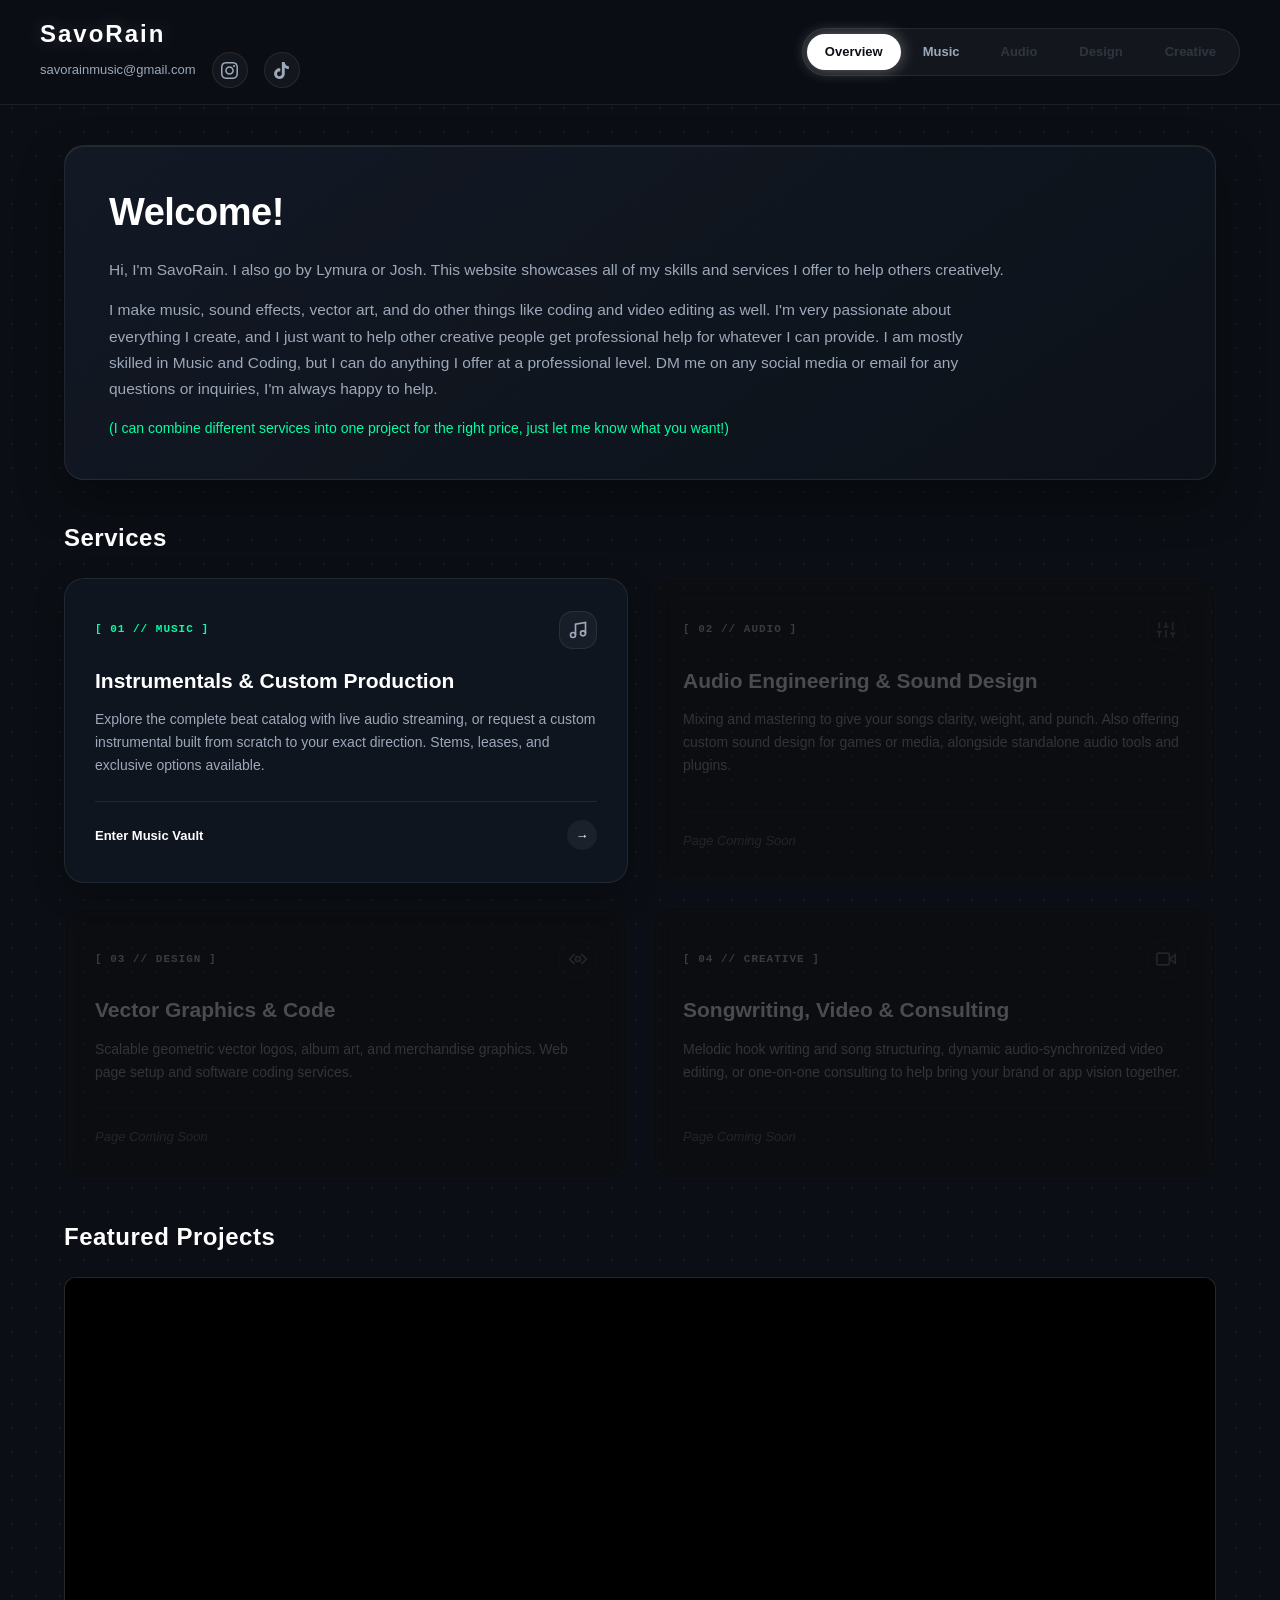
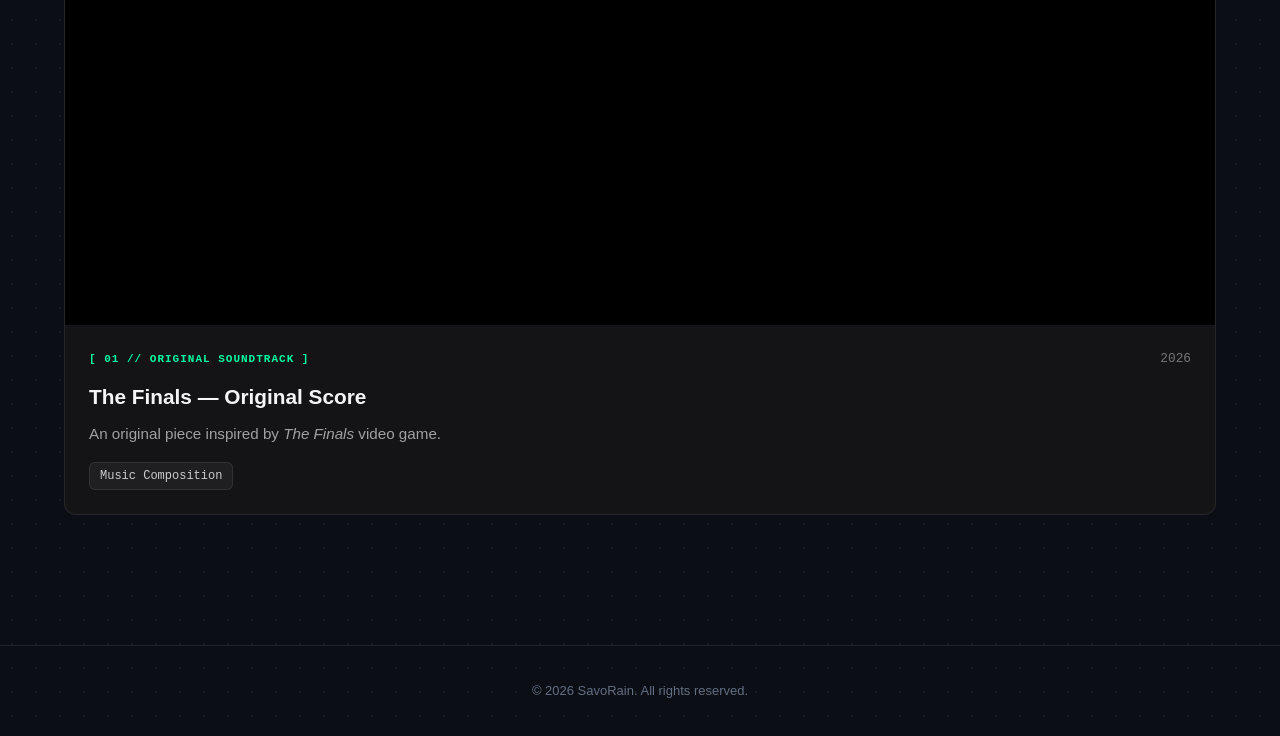
<file: index.html>
<!DOCTYPE html>
<html lang="en">
<head>
    <meta charset="UTF-8">
    <meta name="viewport" content="width=device-width, initial-scale=1.0, viewport-fit=cover">
    <title>SavoRain | Official Hub & Creative Vault</title>
    <!-- '?v=2' forces GitHub Pages and mobile browsers to bust cache and load the new CSS immediately -->
    <link rel="stylesheet" href="style.css?v=2">
    <script src="header.js"></script>
</head>
<body oncontextmenu="return false;">

    <!-- TOP UNIVERSAL NAVIGATION -->
    <site-header active="overview"></site-header>

    <main class="main-wrapper">
        
        <!-- BIOGRAPHY & OVERVIEW HERO -->
        <section class="bio-hero-card">
            <h1 class="bio-title">Welcome!</h1>
            
            <div class="bio-content">
                <p>
                    Hi, I'm SavoRain. I also go by Lymura or Josh. This website showcases all of my skills and services I offer to help others creatively.
                </p>
                <p>
                    I make music, sound effects, vector art, and do other things like coding and video editing as well. I'm very passionate about everything I create, and I just want to help other creative people get professional help for whatever I can provide. I am mostly skilled in Music and Coding, but I can do anything I offer at a professional level. DM me on any social media or email for any questions or inquiries, I'm always happy to help.
                </p>
                <p class="bio-subnote">
                    (I can combine different services into one project for the right price, just let me know what you want!)
                </p>
            </div>
        </section>

        <!-- SERVICES PORTAL -->
        <section class="services-section">
            <div class="section-header">
                <h2 class="section-heading">Services</h2>
            </div>

            <div class="services-grid">
                
                <!-- CARD 1: MUSIC (ACTIVE & ACCESSIBLE) -->
                <a href="music" class="service-card">
                    <div class="service-top">
                        <div class="service-meta-row">
                            <span class="service-badge">[ 01 // MUSIC ]</span>
                            <div class="service-icon-wrap">
                                <svg width="20" height="20" viewBox="0 0 24 24" fill="none" stroke="currentColor" stroke-width="2">
                                    <path d="M9 18V5l12-2v13"></path>
                                    <circle cx="6" cy="18" r="3"></circle>
                                    <circle cx="18" cy="16" r="3"></circle>
                                </svg>
                            </div>
                        </div>
                        <h3 class="service-title">Instrumentals & Custom Production</h3>
                        <p class="service-desc">
                            Explore the complete beat catalog with live audio streaming, or request a custom instrumental built from scratch to your exact direction. Stems, leases, and exclusive options available.
                        </p>
                    </div>
                    <div class="service-footer">
                        <span class="service-action-hint">Enter Music Vault</span>
                        <span class="service-arrow">→</span>
                    </div>
                </a>

                <!-- CARD 2: AUDIO (DISABLED / COMING SOON) -->
                <div class="service-card disabled">
                    <div class="service-top">
                        <div class="service-meta-row">
                            <span class="service-badge">[ 02 // AUDIO ]</span>
                            <div class="service-icon-wrap">
                                <svg width="20" height="20" viewBox="0 0 24 24" fill="none" stroke="currentColor" stroke-width="2">
                                    <line x1="4" y1="21" x2="4" y2="14"></line>
                                    <line x1="4" y1="10" x2="4" y2="3"></line>
                                    <line x1="12" y1="21" x2="12" y2="12"></line>
                                    <line x1="12" y1="8" x2="12" y2="3"></line>
                                    <line x1="20" y1="21" x2="20" y2="16"></line>
                                    <line x1="20" y1="12" x2="20" y2="3"></line>
                                    <line x1="1" y1="14" x2="7" y2="14"></line>
                                    <line x1="9" y1="8" x2="15" y2="8"></line>
                                    <line x1="17" y1="16" x2="23" y2="16"></line>
                                </svg>
                            </div>
                        </div>
                        <h3 class="service-title">Audio Engineering & Sound Design</h3>
                        <p class="service-desc">
                            Mixing and mastering to give your songs clarity, weight, and punch. Also offering custom sound design for games or media, alongside standalone audio tools and plugins.
                        </p>
                    </div>
                    <div class="service-footer">
                        <span class="service-action-hint">Page Coming Soon</span>
                    </div>
                </div>

                <!-- CARD 3: DESIGN (DISABLED / COMING SOON) -->
                <div class="service-card disabled">
                    <div class="service-top">
                        <div class="service-meta-row">
                            <span class="service-badge">[ 03 // DESIGN ]</span>
                            <div class="service-icon-wrap">
                                <svg width="20" height="20" viewBox="0 0 24 24" fill="none" stroke="currentColor" stroke-width="2">
                                    <polyline points="16 18 22 12 16 6"></polyline>
                                    <polyline points="8 6 2 12 8 18"></polyline>
                                    <circle cx="12" cy="12" r="3"></circle>
                                </svg>
                            </div>
                        </div>
                        <h3 class="service-title">Vector Graphics & Code</h3>
                        <p class="service-desc">
                            Scalable geometric vector logos, album art, and merchandise graphics. Web page setup and software coding services.
                        </p>
                    </div>
                    <div class="service-footer">
                        <span class="service-action-hint">Page Coming Soon</span>
                    </div>
                </div>

                <!-- CARD 4: CREATIVE (DISABLED / COMING SOON) -->
                <div class="service-card disabled">
                    <div class="service-top">
                        <div class="service-meta-row">
                            <span class="service-badge">[ 04 // CREATIVE ]</span>
                            <div class="service-icon-wrap">
                                <svg width="20" height="20" viewBox="0 0 24 24" fill="none" stroke="currentColor" stroke-width="2">
                                    <polygon points="23 7 16 12 23 17 23 7"></polygon>
                                    <rect x="1" y="5" width="15" height="14" rx="2" ry="2"></rect>
                                </svg>
                            </div>
                        </div>
                        <h3 class="service-title">Songwriting, Video & Consulting</h3>
                        <p class="service-desc">
                            Melodic hook writing and song structuring, dynamic audio-synchronized video editing, or one-on-one consulting to help bring your brand or app vision together.
                        </p>
                    </div>
                    <div class="service-footer">
                        <span class="service-action-hint">Page Coming Soon</span>
                    </div>
                </div>

            </div>
        </section>
        
        <!-- FEATURED PROJECTS / SHOWCASE -->
        <section class="projects-section">
            <div class="section-header">
                <h2 class="section-heading">Featured Projects</h2>
            </div>
        
            <div class="project-card">
                <!-- 16:9 RESPONSIVE VIDEO WRAPPER -->
                <div class="video-container">
                    <!-- 
                        'rel=0' prevents showing unrelated videos when paused/finished.
                    -->
                    <iframe 
                        src="https://www.youtube-nocookie.com/embed/eSNT4Q3ZcYY?rel=0&modestbranding=1" 
                        title="The Finals Inspired Soundtrack Showcase" 
                        frameborder="0" 
                        allow="accelerometer; autoplay; clipboard-write; encrypted-media; gyroscope; picture-in-picture; web-share" 
                        allowfullscreen>
                    </iframe>
                </div>
        
                <!-- PROJECT CAPTION / METADATA -->
                <div class="project-details">
                    <div class="project-meta-row">
                        <span class="service-badge">[ 01 // ORIGINAL SOUNDTRACK ]</span>
                        <span class="project-date">2026</span>
                    </div>
                    <h3 class="project-title">The Finals — Original Score</h3>
                    <p class="project-desc">
                        An original piece inspired by <em>The Finals</em> video game.
                    </p>
                    <div class="project-tags">
                        <span class="tag">Music Composition</span>
                    </div>
                </div>
            </div>
        </section>

    </main>

    <!-- FOOTER -->
    <footer class="footer">
        <p>&copy; 2026 SavoRain. All rights reserved.</p>
    </footer>

    <!-- ANTI-THEFT & DEVTOOLS DETERRENT SCRIPT -->
    <script>
        document.addEventListener('keydown', (e) => {
            if (e.keyCode === 123 || 
               (e.ctrlKey && e.shiftKey && (e.keyCode === 73 || e.keyCode === 74)) || 
               (e.ctrlKey && e.keyCode === 85)) { 
                e.preventDefault();
            }
        });
    </script>
</body>
</html>
</file>
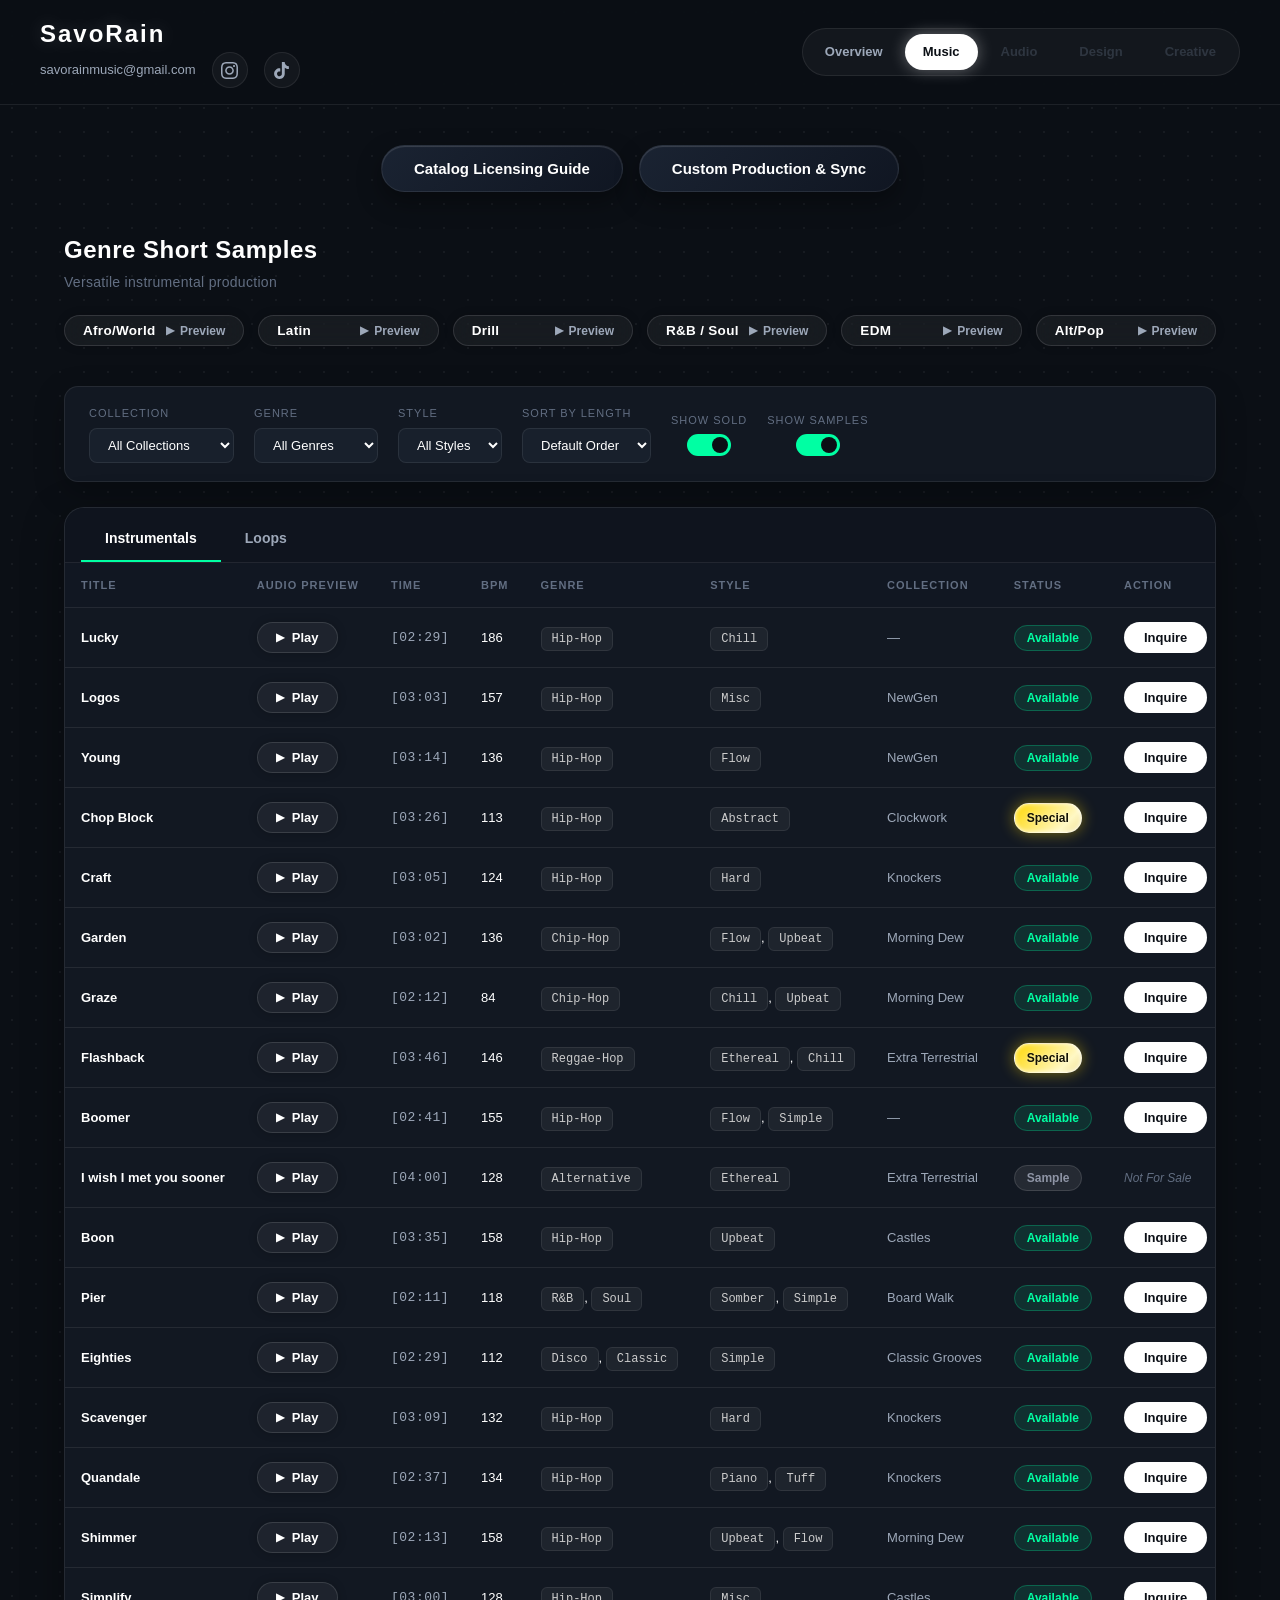
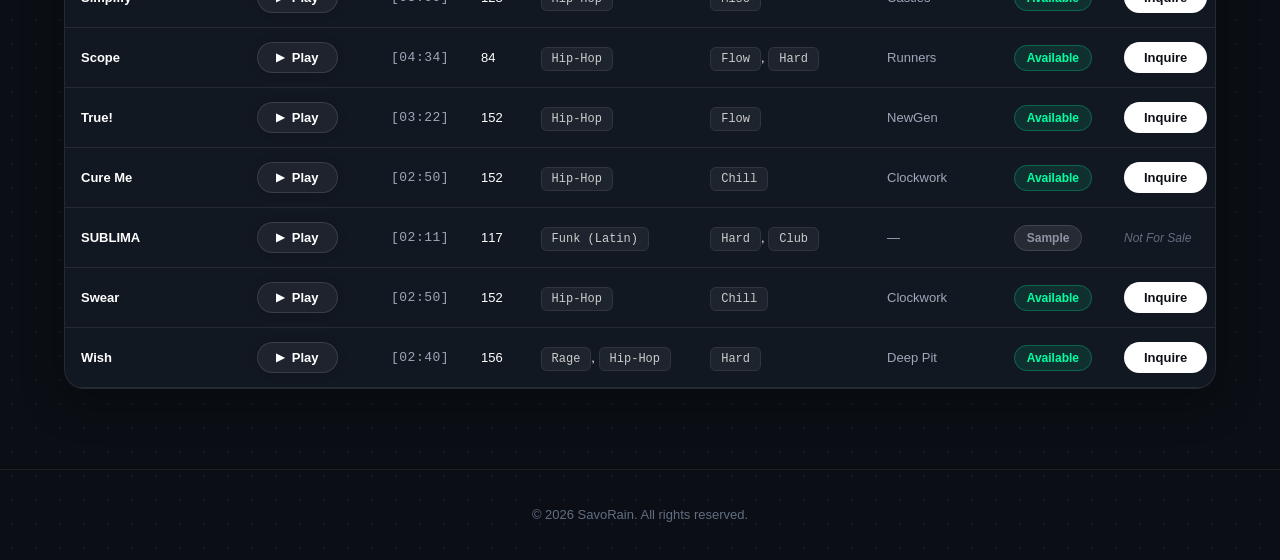
<file: music.html>
<!DOCTYPE html>
<html lang="en">
<head>
    <meta charset="UTF-8">
    <meta name="viewport" content="width=device-width, initial-scale=1.0, viewport-fit=cover">
    <title>SavoRain | Music Vault & Catalog</title>
    <link rel="stylesheet" href="style.css?v=2">
    <script src="header.js"></script>
</head>
<body oncontextmenu="return false;">

    <!-- TOP UNIVERSAL NAVIGATION -->
    <site-header active="music"></site-header>

    <main class="main-wrapper">
        
        <!-- HERO / ACTION BUTTONS -->
        <section class="hero-section">
            <button id="openGuideBtn" class="glow-button">Catalog Licensing Guide</button>
            <button id="openCustomBtn" class="glow-button">Custom Production & Sync</button>
        </section>

        <!-- GENRE SHORT SAMPLES SECTION -->
        <section class="genre-samples-section">
            <div class="section-header">
                <h2 class="section-heading">Genre Short Samples</h2>
                <p class="section-subheading">Versatile instrumental production</p>
            </div>

            <!-- 6 Interactive Capsule Audio Triggers -->
            <div class="genre-capsules-grid">
                
                <button class="genre-capsule stream-btn" data-audio-src="https://www.dropbox.com/scl/fi/2tj1e6p8cgtdrtnxgr92j/AfroWorld.wav?rlkey=2mmzzn3d9fnr1j6i45i0d1i2e&st=crslqwd4&raw=1" onclick="toggleStream(this)">
                    <span class="capsule-genre">Afro/World</span>
                    <span class="capsule-trigger">
                        <span class="icon">▶</span> <span class="label">Preview</span>
                    </span>
                </button>

                <button class="genre-capsule stream-btn" data-audio-src="https://www.dropbox.com/scl/fi/0kiajsd6n589ejg1y8x1t/Latin.wav?rlkey=qwhigiljfchej5m55l8d3bfcm&st=va4tyady&raw=1" onclick="toggleStream(this)">
                    <span class="capsule-genre">Latin</span>
                    <span class="capsule-trigger">
                        <span class="icon">▶</span> <span class="label">Preview</span>
                    </span>
                </button>

                <button class="genre-capsule stream-btn" data-audio-src="https://www.dropbox.com/scl/fi/tq5s3l4kf6lddqf6fdu1r/Drill.wav?rlkey=simgdvu3tmfc72x8w5vcb2dwm&st=skgdxyuc&raw=1" onclick="toggleStream(this)">
                    <span class="capsule-genre">Drill</span>
                    <span class="capsule-trigger">
                        <span class="icon">▶</span> <span class="label">Preview</span>
                    </span>
                </button>
                
                <button class="genre-capsule stream-btn" data-audio-src="https://www.dropbox.com/scl/fi/xseo4u0ebryt0o9gi7j1w/R-B.wav?rlkey=07fnc4uv8kqa04050hqyh9vbw&st=9f4fpor5&raw=1" onclick="toggleStream(this)">
                    <span class="capsule-genre">R&B / Soul</span>
                    <span class="capsule-trigger">
                        <span class="icon">▶</span> <span class="label">Preview</span>
                    </span>
                </button>

                <button class="genre-capsule stream-btn" data-audio-src="https://www.dropbox.com/scl/fi/zpfw5tgd2m3lqk4753y1w/EDM.wav?rlkey=9k2fzkq4wx9hxfjvgbhqas39r&st=a9u0txqh&raw=1" onclick="toggleStream(this)">
                    <span class="capsule-genre">EDM</span>
                    <span class="capsule-trigger">
                        <span class="icon">▶</span> <span class="label">Preview</span>
                    </span>
                </button>

                <button class="genre-capsule stream-btn" data-audio-src="https://www.dropbox.com/scl/fi/5k2fyuiowdu9a6dzm307u/AltPop.wav?rlkey=tkvxjgu1kh8ch6a1lr0s1icgs&st=9wilztck&raw=1" onclick="toggleStream(this)">
                    <span class="capsule-genre">Alt/Pop</span>
                    <span class="capsule-trigger">
                        <span class="icon">▶</span> <span class="label">Preview</span>
                    </span>
                </button>
            </div>
        </section>

        <!-- CONTROLS: DYNAMIC FILTER BAR -->
        <section class="filter-controls-container" id="filterContainer">
            <div class="filters-card">
                
                <!-- Dynamic Collection Dropdown -->
                <div class="filter-group" id="collectionFilterGroup">
                    <label>Collection</label>
                    <select id="collectionFilter" onchange="applyFilters()">
                        <option value="all">All Collections</option>
                    </select>
                </div>

                <!-- Dynamic Genre Dropdown -->
                <div class="filter-group" id="genreFilterGroup">
                    <label>Genre</label>
                    <select id="genreFilter" onchange="applyFilters()">
                        <option value="all">All Genres</option>
                    </select>
                </div>

                <!-- Dynamic Style Dropdown -->
                <div class="filter-group" id="styleFilterGroup">
                    <label>Style</label>
                    <select id="styleFilter" onchange="applyFilters()">
                        <option value="all">All Styles</option>
                    </select>
                </div>

                <!-- Sort Control -->
                <div class="filter-group">
                    <label>Sort By Length</label>
                    <select id="lengthSort" onchange="applyFilters()">
                        <option value="default">Default Order</option>
                        <option value="shortest">Shortest First</option>
                        <option value="longest">Longest First</option>
                    </select>
                </div>

                <!-- Toggle Sold Beats -->
                <div class="filter-group toggle-group">
                    <label>Show Sold</label>
                    <label class="switch">
                        <input type="checkbox" id="soldToggle" checked onchange="applyFilters()">
                        <span class="slider"></span>
                    </label>
                </div>

                <!-- Toggle Sample Beats -->
                <div class="filter-group toggle-group">
                    <label>Show Samples</label>
                    <label class="switch">
                        <input type="checkbox" id="sampleToggle" checked onchange="applyFilters()">
                        <span class="slider"></span>
                    </label>
                </div>

            </div>
        </section>

        <!-- TAB NAVIGATION -->
        <section class="catalog-section">
            <div class="tabs-nav">
                <button class="tab-button active" onclick="switchTab('instrumentals', this)">Instrumentals</button>
                <button class="tab-button" onclick="switchTab('loops', this)">Loops</button>
            </div>

            <!-- TAB CONTAINER: INSTRUMENTALS -->
            <div id="tab-instrumentals" class="tab-content active">
                <div class="table-responsive">
                    <table class="catalog-table" id="instrumentalsTable">
                        <thead>
                            <tr>
                                <th>Title</th>
                                <th>Audio Preview</th>
                                <th>Time</th>
                                <th>BPM</th>
                                <th>Genre</th>
                                <th>Style</th>
                                <th>Collection</th>
                                <th>Status</th>
                                <th>Action</th>
                            </tr>
                        </thead>
                        <tbody id="instrumentalsBody">
                            
                            <tr data-title="Lucky" 
                                data-audio="https://www.dropbox.com/scl/fi/eav63390loqo9enyeuj1r/Lucky.wav?rlkey=hifkgz8ngyy41f5bo6beff8b4&st=a484vijh&raw=1" 
                                data-seconds="149" 
                                data-bpm="186" 
                                data-genre="Hip-Hop" 
                                data-style="Chill" 
                                data-collection="null" 
                                data-status="available"></tr>

                            <tr data-title="Logos" 
                                data-audio="https://www.dropbox.com/scl/fi/fyou6zg394t4320ybkr6v/Logos.wav?rlkey=fl9237bhv1c7f55jfmnbjtrjz&st=dsu1pbbx&raw=1" 
                                data-seconds="183" 
                                data-bpm="157" 
                                data-genre="Hip-Hop" 
                                data-style="Misc" 
                                data-collection="NewGen" 
                                data-status="available"></tr>
                            
                            <tr data-title="Young" 
                                data-audio="https://www.dropbox.com/scl/fi/5r494pwn6581gurpuijet/Young.wav?rlkey=kk7yvhejywt6cofz5n5ts8uv1&st=elzus6cp&raw=1" 
                                data-seconds="194" 
                                data-bpm="136" 
                                data-genre="Hip-Hop" 
                                data-style="Flow" 
                                data-collection="NewGen" 
                                data-status="available"></tr>

                            <tr data-title="Chop Block" 
                                data-audio="https://www.dropbox.com/scl/fi/i3i7h18wtwbbi3lnwkvui/Chop.wav?rlkey=wrl5auhi2ywglt1uviasu9377&st=h13muol9&raw=1" 
                                data-seconds="206" 
                                data-bpm="113" 
                                data-genre="Hip-Hop" 
                                data-style="Abstract" 
                                data-collection="Clockwork" 
                                data-status="special"></tr>
                            
                            <tr data-title="Craft" 
                                data-audio="https://www.dropbox.com/scl/fi/sl4ocmsfrvbd9qyo3kb2c/Craft.wav?rlkey=rae4jiqpnab1t415jk9u82syu&st=4j9zt8i7&raw=1" 
                                data-seconds="185" 
                                data-bpm="124" 
                                data-genre="Hip-Hop" 
                                data-style="Hard" 
                                data-collection="Knockers" 
                                data-status="available"></tr>
                            
                            <tr data-title="Garden" 
                                data-audio="https://www.dropbox.com/scl/fi/to20z8o0nlcrr1q21e2gw/Garden.wav?rlkey=e1ryyvy7bmbi0hhqmgo4k7uvy&st=k0rsyxe9&raw=1" 
                                data-seconds="182" 
                                data-bpm="136" 
                                data-genre="Chip-Hop" 
                                data-style="Flow, Upbeat" 
                                data-collection="Morning Dew" 
                                data-status="available"></tr>
                            
                            <tr data-title="Graze" 
                                data-audio="https://www.dropbox.com/scl/fi/32qr735imhxiby11f3y1e/Graze.wav?rlkey=h2oa8zxuuu48p8ag6vohc1tcl&st=2sv5gwqs&raw=1" 
                                data-seconds="132" 
                                data-bpm="84" 
                                data-genre="Chip-Hop" 
                                data-style="Chill, Upbeat" 
                                data-collection="Morning Dew" 
                                data-status="available"></tr>

                            <tr data-title="Flashback" 
                                data-audio="https://www.dropbox.com/scl/fi/83djixw4oqr5lgki2dwvl/Flashback.wav?rlkey=bw5pqkxywww2ewva6xox8jjxo&st=uy121kan&raw=1" 
                                data-seconds="226" 
                                data-bpm="146" 
                                data-genre="Reggae-Hop" 
                                data-style="Ethereal, Chill" 
                                data-collection="Extra Terrestrial" 
                                data-status="special"></tr>
                            
                            <tr data-title="Boomer" 
                                data-audio="https://www.dropbox.com/scl/fi/53o3hz5ibwf6zav437zxu/Boomer.wav?rlkey=0v9ls8wvo4ywsnsm8i0l55bdd&st=zafcbcvt&raw=1" 
                                data-seconds="161" 
                                data-bpm="155" 
                                data-genre="Hip-Hop" 
                                data-style="Flow, Simple" 
                                data-collection="null" 
                                data-status="available"></tr>

                            <tr data-title="I wish I met you sooner" 
                                data-audio="https://www.dropbox.com/scl/fi/bykx8n4ps2fj1t8z3olik/I-wish-I-met-you-sooner.wav?rlkey=5vey6vjmz1d7rf8tnavz73r4x&st=s783hd37&raw=1" 
                                data-seconds="240" 
                                data-bpm="128" 
                                data-genre="Alternative" 
                                data-style="Ethereal" 
                                data-collection="Extra Terrestrial" 
                                data-status="sample"></tr>
                            
                            <tr data-title="Boon" 
                                data-audio="https://www.dropbox.com/scl/fi/b5e0vs9zpcycchqb4egbn/Boon.wav?rlkey=zv4o8sgfb3qfo5ryrbw4xjjld&st=042xx9oe&raw=1" 
                                data-seconds="215" 
                                data-bpm="158" 
                                data-genre="Hip-Hop" 
                                data-style="Upbeat" 
                                data-collection="Castles" 
                                data-status="available"></tr>
                            
                            <tr data-title="Pier" 
                                data-audio="https://www.dropbox.com/scl/fi/1lmp48u8l4yssdzkze2pd/Pier.wav?rlkey=3e6sf6oo2h0qj4v8lokx7ao3q&st=8c25n2v5&raw=1" 
                                data-seconds="131" 
                                data-bpm="118" 
                                data-genre="R&B, Soul" 
                                data-style="Somber, Simple" 
                                data-collection="Board Walk" 
                                data-status="available"></tr>
                            
                            <tr data-title="Eighties" 
                                data-audio="https://www.dropbox.com/scl/fi/oxuiu9w6gkjgqtrq2kc20/80s.wav?rlkey=m8vhypwj8aaewk8k9v6ffua8s&st=tn853x6f&raw=1" 
                                data-seconds="149" 
                                data-bpm="112" 
                                data-genre="Disco, Classic" 
                                data-style="Simple" 
                                data-collection="Classic Grooves" 
                                data-status="available"></tr>
                            
                            <tr data-title="Scavenger" 
                                data-audio="https://www.dropbox.com/scl/fi/kfgkfck8esv52tr1brmrz/Scavenger.wav?rlkey=ocj5mzqkl829cg4hw4xrpjk0t&st=khhgrk31&raw=1" 
                                data-seconds="189" 
                                data-bpm="132" 
                                data-genre="Hip-Hop" 
                                data-style="Hard" 
                                data-collection="Knockers" 
                                data-status="available"></tr>

                            <tr data-title="Quandale" 
                                data-audio="https://www.dropbox.com/scl/fi/2y8dhg0ex9lk0xq6owgkp/Quandale.wav?rlkey=4j14ejpc197i5ugx0mefd5bc9&st=s5ld3iw6&raw=1" 
                                data-seconds="157" 
                                data-bpm="134" 
                                data-genre="Hip-Hop" 
                                data-style="Piano, Tuff" 
                                data-collection="Knockers" 
                                data-status="available"></tr>
                            
                            <tr data-title="Shimmer" 
                                data-audio="https://www.dropbox.com/scl/fi/6n8gz8toju5ftfeonotnf/Shimmer.wav?rlkey=ipi3oc1p5dk4c34aj3xk5z02d&st=10h9qpjz&raw=1" 
                                data-seconds="133" 
                                data-bpm="158" 
                                data-genre="Hip-Hop" 
                                data-style="Upbeat, Flow" 
                                data-collection="Morning Dew" 
                                data-status="available"></tr>
                            
                            <tr data-title="Simplify" 
                                data-audio="https://www.dropbox.com/scl/fi/yck5dqxvhyv8uhmi7ze1u/Simplify.wav?rlkey=cesjad2qlhvr4s66sn2zdl6js&st=1fdipzq0&raw=1" 
                                data-seconds="180" 
                                data-bpm="128" 
                                data-genre="Hip-Hop" 
                                data-style="Misc" 
                                data-collection="Castles" 
                                data-status="available"></tr>

                            <tr data-title="Scope" 
                                data-audio="https://www.dropbox.com/scl/fi/axsqinuzdj1ps3v0ec9co/Scope.wav?rlkey=2khnb20fo0pxh4mh3iao8sa2x&st=1pv6rfef&raw=1" 
                                data-seconds="274" 
                                data-bpm="84" 
                                data-genre="Hip-Hop" 
                                data-style="Flow, Hard" 
                                data-collection="Runners" 
                                data-status="available"></tr>

                            <tr data-title="True!" 
                                data-audio="https://www.dropbox.com/scl/fi/r5qhn3ojbkz1hk5uyhxhm/True.wav?rlkey=fjqaiuak8z2woqeupwup3pall&st=bvr0wgzt&raw=1" 
                                data-seconds="202" 
                                data-bpm="152" 
                                data-genre="Hip-Hop" 
                                data-style="Flow" 
                                data-collection="NewGen" 
                                data-status="available"></tr>

                            <tr data-title="Cure Me" 
                                data-audio="https://www.dropbox.com/scl/fi/qymv4vt3lbv745a5ymgmz/Cure-Me.wav?rlkey=zbdnt0siaq3wkrd7nvmdkmcp6&st=o6g63387&raw=1" 
                                data-seconds="170" 
                                data-bpm="152" 
                                data-genre="Hip-Hop" 
                                data-style="Chill" 
                                data-collection="Clockwork" 
                                data-status="available"></tr>

                            <tr data-title="SUBLIMA" 
                                data-audio="https://www.dropbox.com/scl/fi/pg8nlfczcliiylnp1d51r/SUBLIMA.wav?rlkey=d70exg33wlmkomeiegma17c6d&st=iaqwm9mx&raw=1" 
                                data-seconds="131" 
                                data-bpm="117" 
                                data-genre="Funk (Latin)" 
                                data-style="Hard, Club" 
                                data-collection="null" 
                                data-status="sample"></tr>

                            <tr data-title="Swear" 
                                data-audio="https://www.dropbox.com/scl/fi/oc20l99cmrmkmvp4k8l91/Swear.wav?rlkey=xc783lg07z95fwamzhsrgas8p&st=0xtw66kq&raw=1" 
                                data-seconds="170" 
                                data-bpm="152" 
                                data-genre="Hip-Hop" 
                                data-style="Chill" 
                                data-collection="Clockwork" 
                                data-status="available"></tr>

                            <tr data-title="Wish" 
                                data-audio="https://www.dropbox.com/scl/fi/vnucdwn8gfcf9u4vht267/Wish.wav?rlkey=18f46c9ckwaymvj5q8lc2eo6b&st=qlzr1p9r&raw=1" 
                                data-seconds="160" 
                                data-bpm="156" 
                                data-genre="Rage, Hip-Hop" 
                                data-style="Hard" 
                                data-collection="Deep Pit" 
                                data-status="available"></tr>

                        </tbody>
                    </table>
                </div>
            </div>

            <!-- TAB CONTAINER: LOOPS -->
            <div id="tab-loops" class="tab-content">
                <div class="empty-state">
                    <p>Nothing here yet</p>
                </div>
            </div>

        </section>

    </main>

    <!-- FOOTER -->
    <footer class="footer">
        <p>&copy; 2026 SavoRain. All rights reserved.</p>
    </footer>

    <!-- MODAL 1: CATALOG LEASING & COMMERCIAL RIGHTS GUIDE -->
    <div id="guideModal" class="modal-overlay">
        <div class="modal-card">
            <div class="modal-header">
                <div>
                    <h2>SavoRain Licensing & Rights Guide</h2>
                    <p class="modal-subtitle">Artist Streaming & Commercial Sync Tiers (Prices are flexible)</p>
                </div>
                <button class="modal-close-btn" onclick="closeGuideModal()">&times;</button>
            </div>
            
            <div class="table-responsive modal-table-wrap">
                <table class="reference-table">
                    <thead>
                        <tr>
                            <th>License Tier</th>
                            <th>Pricing</th>
                            <th>Deliverables</th>
                            <th>Artist Streams & Commercial Terms</th>
                        </tr>
                    </thead>
                    <tbody>
                        <tr>
                            <td><strong>Basic Lease</strong></td>
                            <td>$30–$60</td>
                            <td>Master WAV (24-bit)</td>
                            <td>Up to 50,000 music streams <strong>OR</strong> 1 monetized video/podcast episode (non-exclusive).</td>
                        </tr>
                        <tr>
                            <td><strong>Advanced Lease</strong></td>
                            <td>$150–$250</td>
                            <td>Master WAV (24-bit)</td>
                            <td>Up to 250,000 music streams <strong>OR</strong> commercial social media ads, 1 indie game, or short film release.</td>
                        </tr>
                        <tr>
                            <td><strong>Trackout / Stems</strong></td>
                            <td>$250–$350</td>
                            <td>Master WAV + Trackout Stems</td>
                            <td>Up to 500,000 streams. Multi-platform commercial campaigns and precise vocal mixing with individual track stems.</td>
                        </tr>
                        <tr>
                            <td><strong>Exclusive Rights</strong></td>
                            <td>$500–$1,000+</td>
                            <td>Full Package + Stems + Contract</td>
                            <td><strong>Full Master Ownership & Buyout.</strong> Unlimited streams, worldwide commercial broadcast/sync.</td>
                        </tr>
                    </tbody>
                </table>
            </div>
        </div>
    </div>

    <!-- MODAL 2: BESPOKE PRODUCTION & COMMERCIAL AUDIO SERVICES -->
    <div id="customModal" class="modal-overlay">
        <div class="modal-card">
            <div class="modal-header">
                <div>
                    <h2>Custom Audio & Production Services</h2>
                    <p class="modal-subtitle">Tailored Scoring, Game Audio, & Bespoke Compositions (Prices are flexible)</p>
                </div>
                <button class="modal-close-btn" onclick="closeCustomModal()">&times;</button>
            </div>
            
            <div class="table-responsive modal-table-wrap">
                <table class="reference-table">
                    <thead>
                        <tr>
                            <th>Service Package</th>
                            <th>Pricing / Rates</th>
                            <th>Deliverables & Project Scope</th>
                        </tr>
                    </thead>
                    <tbody>
                        <tr>
                            <td><strong>Commercial & Video Sync Scoring</strong></td>
                            <td>$75–$150 / spot</td>
                            <td>15s, 30s, or 60s custom audio beds composed and synchronized to visual cuts. Mastered to commercial standards. Includes 2 revision passes.</td>
                        </tr>
                        <tr>
                            <td><strong>Game & App Audio Suite</strong></td>
                            <td>$100–$200 / pack</td>
                            <td>Sample-accurate seamless loopable music (title/gameplay themes) plus/or 5–10 matched UI and feedback sound effects (WAV).</td>
                        </tr>
                        <tr>
                            <td><strong>Custom Artist Instrumental</strong></td>
                            <td>$150–$250 / track</td>
                            <td>Original composition built from scratch to your vocal range, tempo, and sonic vision. Includes Master WAV, trackout stems, and exclusive artist distribution rights.</td>
                        </tr>
                        <tr>
                            <td><strong>Live (Remote) Collaborative Session</strong></td>
                            <td>$40 / hour</td>
                            <td>1-on-1 virtual production or sound design session via Discord or Zoom. Real-time arrangement and sound tailoring billed to the exact minute.</td>
                        </tr>
                    </tbody>
                </table>
            </div>
        </div>
    </div>

    <!-- MODAL: INQUIRY POPUP -->
    <div id="inquiryModal" class="modal-overlay">
        <div class="modal-card compact">
            <div class="modal-header">
                <h3 id="inquiryTrackTitle">Inquire About Instrumental</h3>
                <button class="modal-close-btn" onclick="closeInquiryModal()">&times;</button>
            </div>
            <div class="modal-body-content">
                <p>Please email <a href="mailto:savorainmusic@gmail.com" class="inquiry-link">savorainmusic@gmail.com</a> or direct message <a href="https://instagram.com/savorainmusic" target="_blank" class="inquiry-link">@savorainmusic</a> on Instagram or <a href="https://tiktok.com/@savorainmusic" target="_blank" class="inquiry-link">TikTok</a> to discuss leasing or purchase.</p>
            </div>
        </div>
    </div>

    <!-- SCRIPT CONTROLLERS -->
    <script>
        /* -------------------------------------------------------------
           1. HELPER: COMMA-SEPARATED LABELS GENERATOR
        ------------------------------------------------------------- */
        function formatBadgeLabels(rawString) {
            if (!rawString || rawString.trim() === '' || rawString === 'null') return '—';
            const items = rawString.split(',').map(item => item.trim()).filter(Boolean);
            if (items.length === 0) return '—';
            return items.map(val => `<span class="tag">${val}</span>`).join(', ');
        }

        /* -------------------------------------------------------------
           2. AUTO-POPULATE ROWS & DYNAMIC DROPDOWNS
        ------------------------------------------------------------- */
        function populateCatalogRows() {
            const rows = document.querySelectorAll('#instrumentalsBody tr');
            const genreSet = new Set();
            const styleSet = new Set();
            const collectionSet = new Set();

            rows.forEach(row => {
                const title = row.getAttribute('data-title') || 'Untitled';
                const audioSrc = row.getAttribute('data-audio') || '';
                const totalSeconds = parseInt(row.getAttribute('data-seconds') || '0', 10);
                const bpm = row.getAttribute('data-bpm') || '—';
                const genreRaw = row.getAttribute('data-genre') || '';
                const styleRaw = row.getAttribute('data-style') || '';
                const collection = row.getAttribute('data-collection');
                const status = (row.getAttribute('data-status') || 'available').toLowerCase();

                if (genreRaw) {
                    genreRaw.split(',').map(g => g.trim()).filter(Boolean).forEach(g => genreSet.add(g));
                }

                if (styleRaw) {
                    styleRaw.split(',').map(s => s.trim()).filter(Boolean).forEach(s => styleSet.add(s));
                }

                if (collection && collection !== 'null' && collection.trim() !== '') {
                    collectionSet.add(collection.trim());
                }

                const minutes = Math.floor(totalSeconds / 60);
                const remainingSeconds = totalSeconds % 60;
                const formattedTime = `[${String(minutes).padStart(2, '0')}:${String(remainingSeconds).padStart(2, '0')}]`;

                const hasCollection = collection && collection !== 'null' && collection.trim() !== '';
                const collectionDisplay = hasCollection ? collection : '—';

                let statusBadge = '';
                let actionButton = '';

                if (status === 'available') {
                    statusBadge = '<span class="badge available">Available</span>';
                    actionButton = `<button class="action-btn inquire" onclick="openInquiryModal('${title.replace(/'/g, "\\'")}')">Inquire</button>`;
                } else if (status === 'special') {
                    statusBadge = '<span class="badge special">Special</span>';
                    actionButton = `<button class="action-btn inquire" onclick="openInquiryModal('${title.replace(/'/g, "\\'")}')">Inquire</button>`;
                } else if (status === 'sample') {
                    statusBadge = '<span class="badge sample">Sample</span>';
                    actionButton = '<span class="sold-text">Not For Sale</span>';
                } else if (status === 'exclusive-sold' || status === 'sold') {
                    statusBadge = '<span class="badge sold">Exclusive Sold</span>';
                    actionButton = '<button class="action-btn sold" disabled>Sold Out</button>';
                } else {
                    statusBadge = `<span class="badge available">${status}</span>`;
                    actionButton = `<button class="action-btn inquire" onclick="openInquiryModal('${title.replace(/'/g, "\\'")}')">Inquire</button>`;
                }

                row.innerHTML = `
                    <td class="title-cell">${title}</td>
                    <td>
                        <button class="stream-btn" data-audio-src="${audioSrc}" onclick="toggleStream(this)">
                            <span class="icon">▶</span> <span class="label">Play</span>
                        </button>
                    </td>
                    <td class="time-cell">${formattedTime}</td>
                    <td>${bpm}</td>
                    <td>${formatBadgeLabels(genreRaw)}</td>
                    <td>${formatBadgeLabels(styleRaw)}</td>
                    <td class="collection-cell">${collectionDisplay}</td>
                    <td>${statusBadge}</td>
                    <td>${actionButton}</td>
                `;
            });

            // Populate Genre Dropdown
            const genreDropdown = document.getElementById('genreFilter');
            genreDropdown.innerHTML = '<option value="all">All Genres</option>';
            Array.from(genreSet).sort().forEach(g => {
                const opt = document.createElement('option');
                opt.value = g;
                opt.textContent = g;
                genreDropdown.appendChild(opt);
            });

            // Populate Style Dropdown
            const styleDropdown = document.getElementById('styleFilter');
            const styleGroup = document.getElementById('styleFilterGroup');
            styleDropdown.innerHTML = '<option value="all">All Styles</option>';
            if (styleSet.size === 0) {
                styleGroup.style.display = 'none';
            } else {
                styleGroup.style.display = 'flex';
                Array.from(styleSet).sort().forEach(s => {
                    const opt = document.createElement('option');
                    opt.value = s;
                    opt.textContent = s;
                    styleDropdown.appendChild(opt);
                });
            }

            // Populate Collection Dropdown
            const collectionDropdown = document.getElementById('collectionFilter');
            const collectionGroup = document.getElementById('collectionFilterGroup');
            collectionDropdown.innerHTML = '<option value="all">All Collections</option>';
            if (collectionSet.size === 0) {
                collectionGroup.style.display = 'none';
            } else {
                collectionGroup.style.display = 'flex';
                Array.from(collectionSet).sort().forEach(c => {
                    const opt = document.createElement('option');
                    opt.value = c;
                    opt.textContent = c;
                    collectionDropdown.appendChild(opt);
                });
            }
        }

        window.addEventListener('DOMContentLoaded', () => {
            populateCatalogRows();
            cacheOriginalRowOrder();
            // Start audio pipe warming on first user tap/click anywhere
            window.addEventListener('pointerdown', keepAudioHardwareAwake, { once: true });
        });

        /* -------------------------------------------------------------
           3. TAB SWITCHING
        ------------------------------------------------------------- */
        function switchTab(tabName, clickedBtn) {
            document.querySelectorAll('.tab-content').forEach(tab => tab.classList.remove('active'));
            document.querySelectorAll('.tab-button').forEach(btn => btn.classList.remove('active'));
            
            document.getElementById(`tab-${tabName}`).classList.add('active');
            clickedBtn.classList.add('active');

            const filterContainer = document.getElementById('filterContainer');
            if (filterContainer) {
                filterContainer.style.display = (tabName === 'loops') ? 'none' : 'block';
            }
        }

        /* -------------------------------------------------------------
           4. FILTER & SORT ENGINE
        ------------------------------------------------------------- */
        let originalRows = [];

        function cacheOriginalRowOrder() {
            const tbody = document.getElementById('instrumentalsBody');
            originalRows = Array.from(tbody.querySelectorAll('tr'));
        }

        function applyFilters() {
            const selectedGenre = document.getElementById('genreFilter').value;
            const selectedStyle = document.getElementById('styleFilter').value;
            const selectedCollection = document.getElementById('collectionFilter').value;
            const showSold = document.getElementById('soldToggle').checked;
            const showSamples = document.getElementById('sampleToggle').checked;
            const lengthSort = document.getElementById('lengthSort').value;
            const tbody = document.getElementById('instrumentalsBody');

            let rows = [...originalRows];

            rows.forEach(row => {
                const genreRaw = row.getAttribute('data-genre') || '';
                const rowGenres = genreRaw.split(',').map(g => g.trim()).filter(Boolean);
                
                const styleRaw = row.getAttribute('data-style') || '';
                const rowStyles = styleRaw.split(',').map(s => s.trim()).filter(Boolean);

                const rowCol = row.getAttribute('data-collection');
                const rowStatus = (row.getAttribute('data-status') || '').toLowerCase();

                let matchesGenre = (selectedGenre === 'all' || rowGenres.includes(selectedGenre));
                let matchesStyle = (selectedStyle === 'all' || rowStyles.includes(selectedStyle));
                
                let matchesCollection = true;
                if (selectedCollection !== 'all') {
                    matchesCollection = (rowCol !== null && rowCol !== 'null' && rowCol === selectedCollection);
                }

                let matchesSold = true;
                if (!showSold && (rowStatus === 'exclusive-sold' || rowStatus === 'sold')) {
                    matchesSold = false;
                }

                let matchesSample = true;
                if (!showSamples && rowStatus === 'sample') {
                    matchesSample = false;
                }

                if (matchesGenre && matchesStyle && matchesCollection && matchesSold && matchesSample) {
                    row.style.display = '';
                } else {
                    row.style.display = 'none';
                }
            });

            if (lengthSort === 'shortest') {
                rows.sort((a, b) => parseInt(a.getAttribute('data-seconds')) - parseInt(b.getAttribute('data-seconds')));
            } else if (lengthSort === 'longest') {
                rows.sort((a, b) => parseInt(b.getAttribute('data-seconds')) - parseInt(a.getAttribute('data-seconds')));
            }

            rows.forEach(r => tbody.appendChild(r));
        }

        /* -------------------------------------------------------------
           5. HARDWARE-SYNCHRONIZED ZERO-CLIP AUDIO ENGINE
           Dual-stage loader: 80ms DAC pre-buffer & continuous carrier.
        ------------------------------------------------------------- */
        let globalAudioPlayer = null;
        let activeStreamButton = null;
        let activeLoadToken = 0;
        let hardwareAudioContext = null;

        // Keeps Bluetooth audio sink (A2DP) permanently unmuted & awake
        function keepAudioHardwareAwake() {
            try {
                const AudioCtx = window.AudioContext || window.webkitAudioContext;
                if (!hardwareAudioContext && AudioCtx) {
                    hardwareAudioContext = new AudioCtx();
                    const silentGain = hardwareAudioContext.createGain();
                    silentGain.gain.value = 0.00001; 

                    const osc = hardwareAudioContext.createOscillator();
                    osc.connect(silentGain);
                    silentGain.connect(hardwareAudioContext.destination);
                    osc.start();
                }
                if (hardwareAudioContext && hardwareAudioContext.state === 'suspended') {
                    hardwareAudioContext.resume();
                }
            } catch (e) {
                // AudioContext fallback
            }
        }

        function toggleStream(button) {
            keepAudioHardwareAwake();

            const audioUrl = button.getAttribute('data-audio-src');

            // Case 1: Stop currently playing track or cancel loading track
            if (activeStreamButton === button) {
                stopCurrentTrack();
                return;
            }

            // Case 2: Clean up previous track before starting new one
            if (activeStreamButton) {
                stopCurrentTrack();
            }

            // Case 3: Staged load
            activeStreamButton = button;
            button.classList.add('loading');
            button.querySelector('.icon').textContent = '◌';
            button.querySelector('.label').textContent = 'Loading...';

            const currentToken = ++activeLoadToken;

            const player = new Audio();
            player.preload = "auto";
            player.src = audioUrl;
            globalAudioPlayer = player;

            let stageStarted = false;

            const onPlayerReady = () => {
                if (stageStarted || currentToken !== activeLoadToken) return;
                stageStarted = true;

                player.currentTime = 0;

                setTimeout(() => {
                    if (currentToken !== activeLoadToken) return;

                    player.play().then(() => {
                        if (currentToken !== activeLoadToken) {
                            player.pause();
                            return;
                        }
                        button.classList.remove('loading');
                        button.classList.add('playing');
                        button.querySelector('.icon').textContent = '■';
                        button.querySelector('.label').textContent = 'Stop';
                    }).catch(err => {
                        if (err.name !== 'AbortError' && currentToken === activeLoadToken) {
                            console.error("Playback error:", err);
                            stopCurrentTrack();
                            alert("Audio stream could not load. Verify your direct audio link.");
                        }
                    });
                }, 80);
            };

            player.addEventListener('canplay', onPlayerReady, { once: true });
            player.addEventListener('canplaythrough', onPlayerReady, { once: true });

            if (player.readyState >= 3) {
                onPlayerReady();
            }

            player.addEventListener('ended', () => {
                if (currentToken === activeLoadToken) {
                    stopCurrentTrack();
                }
            });
        }

        function stopCurrentTrack() {
            activeLoadToken++;

            if (globalAudioPlayer) {
                globalAudioPlayer.pause();
                globalAudioPlayer.removeAttribute('src');
                globalAudioPlayer.load();
                globalAudioPlayer = null;
            }

            if (activeStreamButton) {
                const isCapsule = activeStreamButton.classList.contains('genre-capsule');
                activeStreamButton.classList.remove('playing');
                activeStreamButton.classList.remove('loading');
                activeStreamButton.querySelector('.icon').textContent = '▶';
                activeStreamButton.querySelector('.label').textContent = isCapsule ? 'Preview' : 'Play';
                activeStreamButton = null;
            }
        }

        /* -------------------------------------------------------------
           6. MODAL CONTROLS
        ------------------------------------------------------------- */
        const guideModal = document.getElementById('guideModal');
        const customModal = document.getElementById('customModal');
        const inquiryModal = document.getElementById('inquiryModal');

        document.getElementById('openGuideBtn').addEventListener('click', () => {
            guideModal.classList.add('active');
        });

        function closeGuideModal() {
            guideModal.classList.remove('active');
        }

        document.getElementById('openCustomBtn').addEventListener('click', () => {
            customModal.classList.add('active');
        });

        function closeCustomModal() {
            customModal.classList.remove('active');
        }

        function openInquiryModal(trackTitle) {
            document.getElementById('inquiryTrackTitle').textContent = `Inquire: ${trackTitle}`;
            inquiryModal.classList.add('active');
        }

        function closeInquiryModal() {
            inquiryModal.classList.remove('active');
        }

        window.addEventListener('click', (e) => {
            if (e.target === guideModal) closeGuideModal();
            if (e.target === customModal) closeCustomModal();
            if (e.target === inquiryModal) closeInquiryModal();
        });

        /* -------------------------------------------------------------
           7. ANTI-THEFT & DEVTOOLS DETERRENTS
        ------------------------------------------------------------- */
        document.addEventListener('keydown', (e) => {
            if (e.keyCode === 123 || 
               (e.ctrlKey && e.shiftKey && (e.keyCode === 73 || e.keyCode === 74)) || 
               (e.ctrlKey && e.keyCode === 85)) { 
                e.preventDefault();
            }
        });
    </script>
</body>
</html>
</file>
<file: style.css>
/* ==========================================================================
   SAVORAIN UNIVERSAL DESIGN SYSTEM
   Modern Charcoal Slate, Cyber Matrix Grid, & Spring Motion Tokens
   ========================================================================== */

:root {
    /* Color Palette: Deep Slate, Charcoal, Subtle Mints & White */
    --bg-base: #0b0f15;
    --bg-surface: #121822;
    --bg-card: rgba(18, 25, 36, 0.7);
    --bg-card-hover: rgba(24, 34, 49, 0.95);
    
    --border-subtle: rgba(255, 255, 255, 0.08);
    --border-glow: rgba(0, 255, 163, 0.35);

    /* Typography */
    --text-primary: #ffffff;
    --text-secondary: #9da8b9;
    --text-muted: #626e82;

    /* Accents */
    --accent-green: #00ffa3;
    --accent-green-dim: rgba(0, 255, 163, 0.08);
    --accent-green-glow: rgba(0, 255, 163, 0.2);

    /* Radii */
    --radius-sm: 8px;
    --radius-md: 14px;
    --radius-lg: 20px;
    --radius-pill: 50px;

    /* Motion Curves */
    --ease-spring: cubic-bezier(0.16, 1, 0.3, 1);
    --ease-smooth: all 0.35s var(--ease-spring);
    
    --font-stack: -apple-system, BlinkMacSystemFont, "Segoe UI", Roboto, "Helvetica Neue", sans-serif;
}

/* GLOBAL RESETS */
* {
    box-sizing: border-box;
    margin: 0;
    padding: 0;
    -webkit-user-select: none;
    user-select: none;
    -webkit-tap-highlight-color: transparent;
}

body {
    background-color: var(--bg-base);
    /* Subtle 24px cyber studio dot matrix pattern */
    background-image: radial-gradient(rgba(255, 255, 255, 0.05) 1px, transparent 1px);
    background-size: 24px 24px;
    color: var(--text-primary);
    font-family: var(--font-stack);
    min-height: 100vh;
    display: flex;
    flex-direction: column;
    overflow-x: hidden;
    line-height: 1.5;
}

/* ==========================================================================
   STICKY RESPONSIVE HEADER
   ========================================================================== */
.header {
    display: flex;
    justify-content: space-between;
    align-items: center;
    padding: 16px 40px;
    background: rgba(11, 15, 21, 0.88);
    backdrop-filter: blur(16px);
    -webkit-backdrop-filter: blur(16px);
    border-bottom: 1px solid var(--border-subtle);
    position: sticky;
    top: 0;
    z-index: 1000;
}

.logo {
    font-size: 24px;
    font-weight: 800;
    letter-spacing: 2px;
    color: var(--text-primary);
    text-decoration: none;
    text-shadow: 0 0 20px rgba(255, 255, 255, 0.2);
    transition: var(--ease-smooth);
}

.logo:hover {
    color: var(--accent-green);
    text-shadow: 0 0 20px var(--accent-green-glow);
}

/* Center Nav Pills */
.nav-center {
    display: flex;
    align-items: center;
    background: rgba(255, 255, 255, 0.04);
    border: 1px solid var(--border-subtle);
    border-radius: var(--radius-pill);
    padding: 4px;
    gap: 4px;
}

.nav-item {
    color: var(--text-secondary);
    text-decoration: none;
    font-size: 13px;
    font-weight: 600;
    padding: 8px 18px;
    border-radius: var(--radius-pill);
    transition: var(--ease-smooth);
}

.nav-item:hover {
    color: var(--text-primary);
    background: rgba(255, 255, 255, 0.06);
}

.nav-item.active {
    color: #0b0f15;
    background: var(--text-primary);
    box-shadow: 0 0 16px rgba(255, 255, 255, 0.35);
}

/* Right Social Chips */
.header-right {
    display: flex;
    align-items: center;
    gap: 16px;
}

.nav-contact {
    color: var(--text-secondary);
    text-decoration: none;
    font-size: 13px;
    font-weight: 500;
    transition: var(--ease-smooth);
}

.nav-contact:hover {
    color: var(--accent-green);
}

.social-link {
    display: inline-flex;
    align-items: center;
    justify-content: center;
    width: 36px;
    height: 36px;
    color: var(--text-secondary);
    text-decoration: none;
    background: rgba(255, 255, 255, 0.04);
    border: 1px solid var(--border-subtle);
    border-radius: 50%;
    transition: var(--ease-smooth);
}

.social-link:hover {
    color: var(--text-primary);
    background: rgba(255, 255, 255, 0.1);
    border-color: var(--border-glow);
    box-shadow: 0 0 15px var(--accent-green-glow);
    transform: translateY(-2px);
}

/* ==========================================================================
   PAGE LAYOUT WRAPPER
   ========================================================================== */
.main-wrapper {
    max-width: 1200px;
    width: 100%;
    margin: 0 auto;
    padding: 40px 24px 80px 24px;
    flex: 1;
}

/* ==========================================================================
   BIOGRAPHY SECTION (HERO)
   ========================================================================== */
.bio-hero-card {
    background: linear-gradient(145deg, rgba(20, 27, 39, 0.88) 0%, rgba(13, 18, 26, 0.95) 100%);
    border: 1px solid var(--border-subtle);
    border-radius: var(--radius-lg);
    padding: 38px 44px;
    margin-bottom: 40px;
    position: relative;
    box-shadow: 0 20px 45px rgba(0, 0, 0, 0.4), inset 0 1px 1px rgba(255, 255, 255, 0.08);
}

.bio-title {
    font-size: 38px;
    font-weight: 800;
    letter-spacing: -0.5px;
    margin-bottom: 16px;
    color: var(--text-primary);
}

.bio-content {
    font-size: 15.5px;
    color: var(--text-secondary);
    line-height: 1.7;
    max-width: 900px;
}

.bio-content p + p {
    margin-top: 14px;
}

.bio-subnote {
    font-size: 14px;
    color: var(--accent-green);
    font-weight: 500;
}

/* ==========================================================================
   SERVICES & PORTAL SECTION (2x2 BALANCED GRID)
   ========================================================================== */
.section-header {
    margin-bottom: 22px;
}

.section-heading {
    font-size: 24px;
    font-weight: 800;
    letter-spacing: 0.5px;
    color: var(--text-primary);
}

.services-grid {
    display: grid;
    grid-template-columns: repeat(2, 1fr);
    gap: 24px;
}

.service-card {
    background: var(--bg-card);
    border: 1px solid var(--border-subtle);
    border-radius: var(--radius-lg);
    padding: 32px 30px;
    display: flex;
    flex-direction: column;
    justify-content: space-between;
    text-decoration: none;
    color: inherit;
    position: relative;
    overflow: hidden;
    backdrop-filter: blur(12px);
    -webkit-backdrop-filter: blur(12px);
    transition: var(--ease-smooth);
    box-shadow: 0 10px 30px rgba(0, 0, 0, 0.3);
}

.service-card:hover {
    background: var(--bg-card-hover);
    border-color: var(--border-glow);
    transform: translateY(-4px);
    box-shadow: 0 16px 40px rgba(0, 0, 0, 0.5), 0 0 25px rgba(0, 255, 163, 0.12);
}

.service-top {
    margin-bottom: 24px;
}

.service-meta-row {
    display: flex;
    align-items: center;
    justify-content: space-between;
    margin-bottom: 16px;
}

.service-badge {
    font-family: ui-monospace, SFMono-Regular, Menlo, Monaco, Consolas, monospace;
    font-size: 11px;
    font-weight: 700;
    letter-spacing: 1px;
    color: var(--accent-green);
}

.service-icon-wrap {
    display: inline-flex;
    align-items: center;
    justify-content: center;
    width: 38px;
    height: 38px;
    background: rgba(255, 255, 255, 0.04);
    border: 1px solid var(--border-subtle);
    border-radius: var(--radius-md);
    color: var(--text-secondary);
    transition: var(--ease-smooth);
}

.service-card:hover .service-icon-wrap {
    color: var(--accent-green);
    border-color: rgba(0, 255, 163, 0.3);
    background: var(--accent-green-dim);
    box-shadow: 0 0 15px var(--accent-green-glow);
}

.service-title {
    font-size: 21px;
    font-weight: 700;
    color: var(--text-primary);
    margin-bottom: 12px;
}

.service-desc {
    font-size: 14px;
    color: var(--text-secondary);
    line-height: 1.65;
}

.service-footer {
    display: flex;
    align-items: center;
    justify-content: space-between;
    padding-top: 18px;
    border-top: 1px solid var(--border-subtle);
}

.service-action-hint {
    font-size: 13px;
    font-weight: 600;
    color: var(--text-primary);
    transition: var(--ease-smooth);
}

.service-card:hover .service-action-hint {
    color: var(--accent-green);
}

.service-arrow {
    display: inline-flex;
    align-items: center;
    justify-content: center;
    width: 30px;
    height: 30px;
    border-radius: 50%;
    background: rgba(255, 255, 255, 0.05);
    color: var(--text-primary);
    font-size: 13px;
    transition: var(--ease-smooth);
}

.service-card:hover .service-arrow {
    background: var(--accent-green);
    color: #0b0f15;
    transform: translateX(4px);
    box-shadow: 0 0 15px var(--accent-green-glow);
}

/* =============================================================
   FOOTER
   ============================================================= */
.footer {
    padding: 35px 24px;
    text-align: center;
    border-top: 1px solid var(--border-subtle);
    color: var(--text-muted);
    font-size: 13px;
}

/* =============================================================
   RESPONSIVE BREAKPOINTS
   ============================================================= */
@media (max-width: 900px) {
    .header {
        flex-direction: column;
        gap: 14px;
        align-items: stretch;
        padding: 16px 20px;
    }

    .header-top {
        display: flex;
        justify-content: space-between;
        align-items: center;
        width: 100%;
    }

    .nav-center {
        overflow-x: auto;
        white-space: nowrap;
        width: 100%;
        justify-content: flex-start;
        padding: 4px;
        scrollbar-width: none;
    }

    .nav-center::-webkit-scrollbar {
        display: none;
    }

    .nav-item {
        padding: 8px 14px;
        font-size: 12.5px;
    }

    .bio-hero-card {
        padding: 28px 22px;
    }

    .bio-title {
        font-size: 30px;
    }

    .services-grid {
        grid-template-columns: 1fr;
        gap: 16px;
    }
}

/* =============================================================
   GENRE SHORT SAMPLES PODS
   ============================================================= */
.genre-samples-section {
    margin-bottom: 40px;
}

.section-subheading {
    font-size: 14px;
    color: var(--text-muted);
    margin-top: 4px;
    letter-spacing: 0.3px;
}

.genre-capsules-grid {
    display: grid;
    grid-template-columns: repeat(auto-fit, minmax(170px, 1fr));
    gap: 14px;
    margin-top: 18px;
}

.genre-capsule {
    background: var(--bg-card);
    border: 1px solid var(--border-subtle);
    border-radius: var(--radius-pill);
    padding: 12px 20px;
    display: flex;
    align-items: center;
    justify-content: space-between;
    cursor: pointer;
    text-decoration: none;
    color: var(--text-primary);
    backdrop-filter: blur(12px);
    -webkit-backdrop-filter: blur(12px);
    transition: var(--ease-smooth);
    box-shadow: 0 4px 15px rgba(0, 0, 0, 0.25);
}

.genre-capsule:hover {
    background: var(--bg-card-hover);
    border-color: var(--border-glow);
    transform: translateY(-2px);
    box-shadow: 0 8px 25px rgba(0, 0, 0, 0.4), 0 0 20px var(--accent-green-glow);
}

.genre-capsule .capsule-genre {
    font-size: 13.5px;
    font-weight: 700;
    color: var(--text-primary);
    letter-spacing: 0.3px;
}

.genre-capsule .capsule-trigger {
    display: inline-flex;
    align-items: center;
    gap: 6px;
    font-size: 12px;
    font-weight: 600;
    color: var(--text-secondary);
}

.genre-capsule:hover .capsule-trigger {
    color: var(--accent-green);
}

.genre-capsule.playing {
    background: linear-gradient(135deg, #ff3366 0%, #aa1438 100%) !important;
    border-color: #ff3366 !important;
    color: #ffffff !important;
    box-shadow: 0 0 25px rgba(255, 51, 102, 0.45) !important;
}

.genre-capsule.playing .capsule-genre,
.genre-capsule.playing .capsule-trigger {
    color: #ffffff !important;
}

.genre-capsule.loading {
    background: rgba(255, 255, 255, 0.08);
    border-color: rgba(255, 255, 255, 0.2);
    cursor: wait;
}

/* =============================================================
   HERO BUTTONS ALIGNMENT
   ============================================================= */
.hero-section {
    display: flex;
    justify-content: center;
    align-items: center;
    gap: 16px;
    flex-wrap: wrap;
    margin-bottom: 40px;
}

/* =============================================================
   FILTERS CARD & TOGGLES
   ============================================================= */
.filter-controls-container {
    margin-bottom: 25px;
}

.filters-card {
    background: var(--bg-surface);
    border: 1px solid var(--border-subtle);
    border-radius: var(--radius-md);
    padding: 18px 24px;
    display: flex;
    flex-wrap: wrap;
    align-items: center;
    gap: 20px;
    box-shadow: 0 10px 30px rgba(0, 0, 0, 0.25);
}

.filter-group {
    display: flex;
    flex-direction: column;
    gap: 6px;
}

.filter-group label {
    font-size: 11px;
    text-transform: uppercase;
    letter-spacing: 1px;
    color: var(--text-muted);
}

.filter-group select {
    background: #18202c;
    color: var(--text-primary);
    border: 1px solid var(--border-subtle);
    border-radius: var(--radius-sm);
    padding: 8px 14px;
    font-size: 13px;
    outline: none;
    cursor: pointer;
    transition: var(--ease-smooth);
}

.filter-group select:focus {
    border-color: var(--border-glow);
}

.toggle-group {
    align-items: center;
}

.switch {
    position: relative;
    display: inline-block;
    width: 44px;
    height: 22px;
}

.switch input {
    opacity: 0;
    width: 0;
    height: 0;
}

.slider {
    position: absolute;
    cursor: pointer;
    top: 0; left: 0; right: 0; bottom: 0;
    background-color: #212c3d;
    transition: .3s;
    border-radius: 34px;
}

.slider:before {
    position: absolute;
    content: "";
    height: 16px;
    width: 16px;
    left: 3px;
    bottom: 3px;
    background-color: white;
    transition: .3s;
    border-radius: 50%;
}

input:checked + .slider {
    background-color: var(--accent-green);
}

input:checked + .slider:before {
    transform: translateX(22px);
    background-color: #0b0f15;
}

/* =============================================================
   CATALOG TABS & TABLE
   ============================================================= */
.catalog-section {
    background: var(--bg-surface);
    border: 1px solid var(--border-subtle);
    border-radius: var(--radius-lg);
    overflow: hidden;
    box-shadow: 0 12px 40px rgba(0, 0, 0, 0.35);
}

.tabs-nav {
    display: flex;
    background: rgba(14, 19, 28, 0.75);
    border-bottom: 1px solid var(--border-subtle);
    padding: 8px 16px 0 16px;
}

.tab-button {
    background: none;
    border: none;
    color: var(--text-secondary);
    font-size: 14px;
    font-weight: 600;
    padding: 14px 24px;
    cursor: pointer;
    border-bottom: 2px solid transparent;
    transition: var(--ease-smooth);
}

.tab-button:hover {
    color: var(--text-primary);
}

.tab-button.active {
    color: var(--text-primary);
    border-bottom: 2px solid var(--accent-green);
}

.tab-content {
    display: none;
}

.tab-content.active {
    display: block;
}

.table-responsive {
    width: 100%;
    overflow-x: auto;
}

.catalog-table {
    width: 100%;
    border-collapse: collapse;
    text-align: left;
}

.catalog-table th, .catalog-table td {
    padding: 14px 16px;
    border-bottom: 1px solid var(--border-subtle);
    font-size: 13px;
    white-space: nowrap;
}

.catalog-table th {
    background: rgba(18, 24, 34, 0.65);
    color: var(--text-muted);
    font-size: 11px;
    text-transform: uppercase;
    letter-spacing: 1px;
}

.title-cell {
    font-weight: 600;
    color: var(--text-primary);
}

.time-cell {
    font-family: ui-monospace, SFMono-Regular, Menlo, Monaco, Consolas, monospace;
    color: var(--text-secondary);
    font-size: 13px;
    letter-spacing: 0.5px;
}

.collection-cell {
    color: var(--text-secondary);
    font-size: 13px;
}

/* =============================================================
   BADGES, TAGS, & BUTTONS
   ============================================================= */
.tag {
    background: rgba(255, 255, 255, 0.05);
    padding: 4px 10px;
    border-radius: var(--radius-sm);
    font-size: 12px;
    border: 1px solid rgba(255, 255, 255, 0.04);
}

.badge {
    padding: 5px 12px;
    border-radius: var(--radius-pill);
    font-size: 12px;
    font-weight: 600;
}

.badge.available {
    background: rgba(0, 255, 163, 0.1);
    color: var(--accent-green);
    border: 1px solid rgba(0, 255, 163, 0.25);
}

.badge.sold {
    background: rgba(255, 51, 102, 0.1);
    color: var(--status-red);
    border: 1px solid rgba(255, 51, 102, 0.25);
}

.badge.sample {
    background: rgba(255, 255, 255, 0.08);
    color: #8e94a5;
    border: 1px solid rgba(255, 255, 255, 0.12);
}

.badge.special {
    background: linear-gradient(135deg, #ffd700 0%, #fff8c4 25%, #d4af37 50%, #ffffff 75%, #ffd700 100%);
    background-size: 300% 300%;
    color: #121002;
    font-weight: 700;
    box-shadow: 0 0 15px rgba(255, 215, 0, 0.45), inset 0 0 4px rgba(255, 255, 255, 0.8);
    border: 1px solid rgba(255, 255, 255, 0.6);
    animation: goldShimmer 4s ease infinite;
    text-shadow: 0 0 2px rgba(255, 255, 255, 0.6);
    display: inline-block;
}

@keyframes goldShimmer {
    0% { background-position: 0% 50%; }
    50% { background-position: 100% 50%; }
    100% { background-position: 0% 50%; }
}

.action-btn {
    border: none;
    border-radius: var(--radius-pill);
    padding: 8px 20px;
    font-size: 13px;
    font-weight: 600;
    cursor: pointer;
    transition: var(--ease-smooth);
}

.action-btn.inquire {
    background: #ffffff;
    color: #0c1017;
}

.action-btn.inquire:hover {
    box-shadow: 0 0 16px rgba(255, 255, 255, 0.4);
    transform: scale(1.03);
}

.action-btn.sold {
    background: rgba(255, 255, 255, 0.05);
    color: var(--text-muted);
    cursor: not-allowed;
}

.sold-text {
    font-size: 12px;
    color: var(--text-muted);
    font-style: italic;
}

/* STREAM BUTTON CONTROLLER STYLING */
.stream-btn {
    appearance: none;
    -webkit-appearance: none;
    background: rgba(255, 255, 255, 0.05);
    border: 1px solid rgba(255, 255, 255, 0.12);
    color: #ffffff;
    font-family: inherit;
    border-radius: var(--radius-pill);
    padding: 7px 18px;
    font-size: 13px;
    font-weight: 600;
    display: inline-flex;
    align-items: center;
    gap: 8px;
    cursor: pointer;
    outline: none;
    box-shadow: 0 0 10px rgba(0, 0, 0, 0.2);
    transition: var(--ease-smooth);
}

.stream-btn:hover {
    background: rgba(255, 255, 255, 0.14);
    border-color: rgba(255, 255, 255, 0.28);
    box-shadow: 0 0 16px rgba(255, 255, 255, 0.15);
    transform: translateY(-1px);
}

.stream-btn.playing {
    background: linear-gradient(135deg, #ff3366 0%, #aa1438 100%);
    border-color: #ff3366;
    color: #ffffff;
    box-shadow: 0 0 20px rgba(255, 51, 102, 0.45);
}

.stream-btn.loading {
    background: rgba(255, 255, 255, 0.08);
    border-color: rgba(255, 255, 255, 0.2);
    color: #9ea3b5;
    cursor: wait;
}

.stream-btn .icon {
    font-size: 11px;
    line-height: 1;
}

.stream-btn.loading .icon {
    display: inline-block;
    animation: spinIcon 1s linear infinite;
}

@keyframes spinIcon {
    from { transform: rotate(0deg); }
    to { transform: rotate(360deg); }
}

/* =============================================================
   MODAL DIALOGS
   ============================================================= */
.modal-overlay {
    position: fixed;
    top: 0; left: 0; right: 0; bottom: 0;
    background: rgba(6, 9, 14, 0.88);
    backdrop-filter: blur(16px);
    -webkit-backdrop-filter: blur(16px);
    display: none;
    align-items: center;
    justify-content: center;
    z-index: 2000;
    padding: 20px;
}

.modal-overlay.active {
    display: flex;
}

.modal-card {
    background: #141a24;
    border: 1px solid var(--border-glow);
    border-radius: var(--radius-lg);
    max-width: 800px;
    width: 100%;
    padding: 32px;
    box-shadow: 0 20px 60px rgba(0, 0, 0, 0.8), 0 0 40px var(--accent-green-glow);
}

.modal-card.compact {
    max-width: 520px;
}

.modal-header {
    display: flex;
    justify-content: space-between;
    align-items: flex-start;
    margin-bottom: 24px;
}

.modal-subtitle {
    color: var(--text-secondary);
    font-size: 14px;
    margin-top: 4px;
}

.modal-close-btn {
    background: none;
    border: none;
    color: var(--text-muted);
    font-size: 26px;
    cursor: pointer;
    line-height: 1;
}

.modal-close-btn:hover {
    color: #ffffff;
}

.modal-body-content p {
    color: var(--text-secondary);
    line-height: 1.6;
    font-size: 15px;
}

.inquiry-link {
    color: var(--accent-green);
    text-decoration: underline;
    font-weight: 600;
}

.reference-table {
    width: 100%;
    border-collapse: collapse;
    border: 1px solid var(--border-subtle);
}

.reference-table th, .reference-table td {
    border: 1px solid var(--border-subtle);
    padding: 16px 20px;
    font-size: 14px;
    text-align: left;
}

.reference-table th {
    background: rgba(255, 255, 255, 0.03);
    color: var(--text-primary);
}

.empty-state {
    padding: 80px 20px;
    text-align: center;
    color: var(--text-muted);
    font-size: 15px;
}

/* =============================================================
   HERO GLOW BUTTONS (PURCHASE GUIDE & CUSTOM INSTRUMENTALS)
   ============================================================= */
.glow-button {
    appearance: none;
    -webkit-appearance: none;
    font-family: inherit;
    background: linear-gradient(135deg, #1a2332 0%, #101622 100%);
    color: #ffffff;
    font-size: 15px;
    font-weight: 600;
    padding: 14px 32px;
    border: 1px solid var(--border-subtle);
    border-radius: var(--radius-pill);
    cursor: pointer;
    outline: none;
    display: inline-flex;
    align-items: center;
    justify-content: center;
    box-shadow: 0 10px 25px rgba(0, 0, 0, 0.35), inset 0 1px 1px rgba(255, 255, 255, 0.15);
    transition: var(--ease-smooth);
}

.glow-button:hover {
    transform: translateY(-2px);
    border-color: var(--border-glow);
    color: #ffffff;
    box-shadow: 0 12px 30px rgba(0, 0, 0, 0.5), 0 0 25px var(--accent-green-glow), inset 0 1px 2px rgba(255, 255, 255, 0.3);
}

.glow-button:active {
    transform: translateY(0);
}

/* =============================================================
   DISABLED NAV ITEMS & SERVICE CARDS (COMING SOON)
   ============================================================= */

/* Header Nav Pills Disabled */
.nav-item.disabled {
    opacity: 0.35;
    color: var(--text-muted);
    cursor: not-allowed;
    pointer-events: none;
    user-select: none;
    border: 1px solid transparent;
}

/* Service Cards Disabled */
.service-card.disabled {
    opacity: 0.38 !important;
    filter: grayscale(1) brightness(0.7) !important;
    cursor: not-allowed !important;
    pointer-events: none !important;
    user-select: none !important;
    border-color: rgba(255, 255, 255, 0.05) !important;
    box-shadow: none !important;
    background: rgba(18, 25, 36, 0.45) !important;
}

.service-card.disabled:hover {
    transform: none !important;
    box-shadow: none !important;
    border-color: rgba(255, 255, 255, 0.05) !important;
}

.service-card.disabled .service-action-hint {
    color: var(--text-muted) !important;
    font-style: italic;
    font-weight: 500;
}

.service-card.disabled .service-icon-wrap {
    background: rgba(255, 255, 255, 0.02) !important;
    border-color: rgba(255, 255, 255, 0.04) !important;
    color: var(--text-muted) !important;
}

/* ============================================================
   PROJECTS SHOWCASE SECTION
   ============================================================ */

.projects-section {
    margin-top: 40px;
    margin-bottom: 50px;
}

.project-card {
    background: #141416; /* Matches your dark card background */
    border: 1px solid rgba(255, 255, 255, 0.08);
    border-radius: 12px;
    overflow: hidden;
    display: flex;
    flex-direction: column;
    transition: border-color 0.25s ease;
}

.project-card:hover {
    border-color: rgba(255, 255, 255, 0.18);
}

/* Responsive 16:9 Aspect Ratio */
.video-container {
    position: relative;
    width: 100%;
    aspect-ratio: 16 / 9;
    background: #000;
}

.video-container iframe {
    position: absolute;
    top: 0;
    left: 0;
    width: 100%;
    height: 100%;
    border: 0;
}

/* Caption / Details */
.project-details {
    padding: 24px;
}

.project-meta-row {
    display: flex;
    justify-content: space-between;
    align-items: center;
    margin-bottom: 12px;
}

.project-date {
    font-size: 0.8rem;
    color: #777;
    font-family: monospace;
}

.project-title {
    font-size: 1.3rem;
    font-weight: 600;
    color: #f5f5f7;
    margin: 0 0 10px 0;
}

.project-desc {
    font-size: 0.95rem;
    line-height: 1.6;
    color: #a0a0a5;
    margin-bottom: 16px;
}

/* Tag Pills */
.project-tags {
    display: flex;
    flex-wrap: wrap;
    gap: 8px;
}

.tag {
    font-size: 0.75rem;
    padding: 4px 10px;
    background: rgba(255, 255, 255, 0.05);
    border: 1px solid rgba(255, 255, 255, 0.08);
    border-radius: 6px;
    color: #ccc;
    font-family: monospace;
}
</file>
